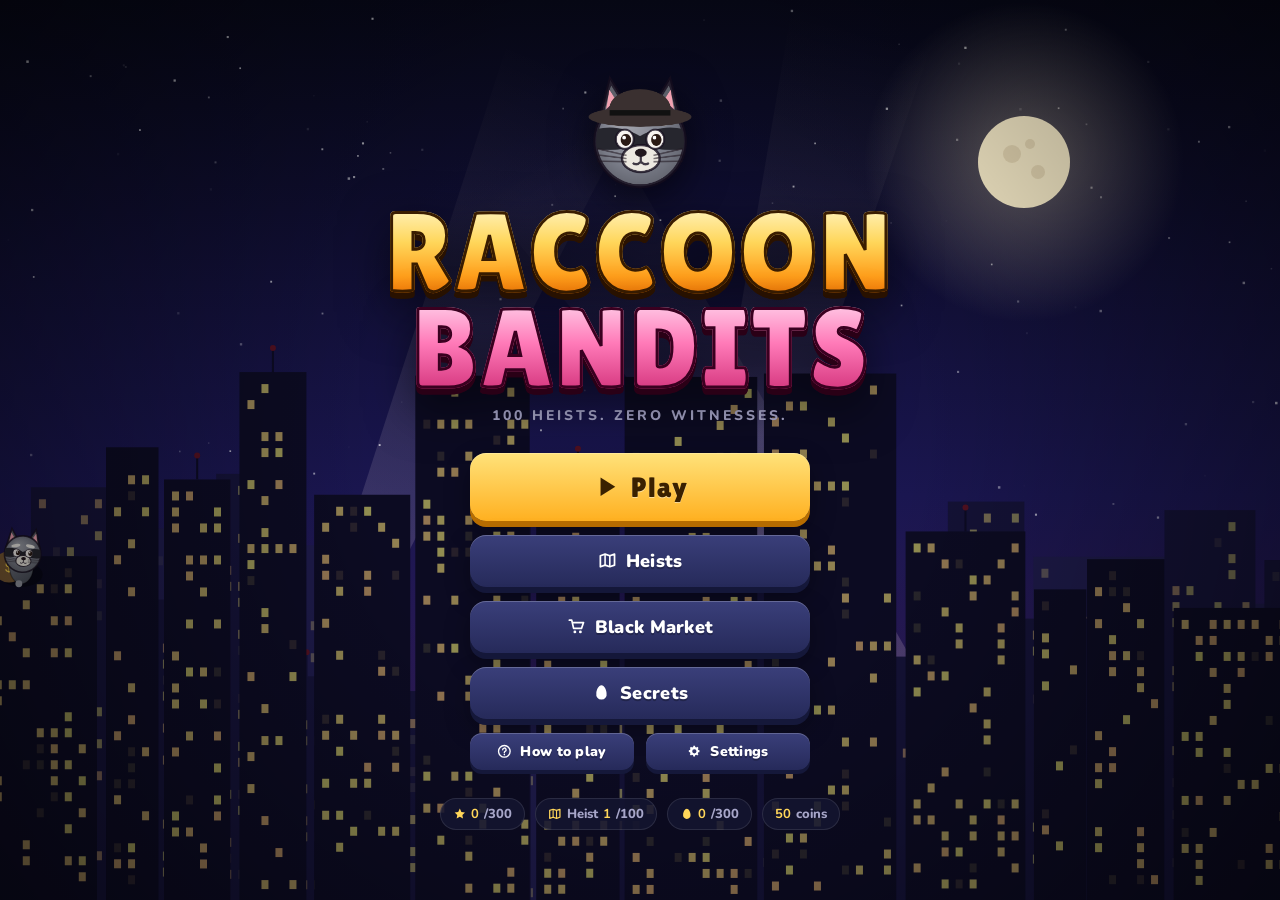
<file: index.html>
<!doctype html>
<html lang="en">
<head>
  <meta charset="utf-8" />
  <meta name="viewport" content="width=device-width, initial-scale=1, maximum-scale=1, user-scalable=no, viewport-fit=cover" />
  <title>Raccoon Bandits</title>
  <meta name="description" content="Raccoon Bandits — a stealth heist game. Sneak past guards, dodge flashlights and lasers, and pull off 100 wildly different robberies." />
  <meta name="theme-color" content="#0b0d1e" />
  <link rel="icon" type="image/png" sizes="512x512" href="assets/icon-512.png" />
  <link rel="icon" type="image/png" sizes="32x32" href="assets/favicon-32.png" />
  <link rel="apple-touch-icon" href="assets/apple-touch-icon.png" />
  <link rel="manifest" href="manifest.webmanifest" />
  <meta property="og:title" content="Raccoon Bandits" />
  <meta property="og:description" content="Sneak, steal and escape across 100 unique heists — from banks to the North Pole to an Egyptian underworld." />
  <meta property="og:image" content="assets/thumbnail.png" />
  <meta property="og:type" content="website" />
  <meta name="twitter:card" content="summary_large_image" />
  <meta name="twitter:image" content="assets/thumbnail.png" />
  <meta name="apple-mobile-web-app-capable" content="yes" />
  <meta name="mobile-web-app-capable" content="yes" />
  <link rel="preconnect" href="https://fonts.googleapis.com" />
  <link rel="preconnect" href="https://fonts.gstatic.com" crossorigin />
  <link href="https://fonts.googleapis.com/css2?family=Lilita+One&family=Nunito:wght@600;700;800;900&display=swap" rel="stylesheet" />
  <link rel="stylesheet" href="css/style.css" />
</head>
<body>
  <div id="app">
    <canvas id="game"></canvas>
    <canvas id="menu-bg"></canvas>

    <!-- HUD -->
    <div id="hud" class="hidden">
      <div class="hud-top-left">
        <div class="hud-level"><span id="hud-lvnum">1</span><div><b id="hud-lvname">Level</b><small id="hud-obj">Steal the loot</small></div></div>
        <div class="hud-loot" id="hud-loot"></div>
      </div>
      <div class="hud-top-right">
        <div class="hud-coins"><span class="coin-ico"></span><b id="hud-coins">0</b></div>
        <button class="icon-btn" id="btn-pause" aria-label="Pause">❚❚</button>
      </div>
      <canvas id="minimap" width="200" height="150" title="Map (M)"></canvas>
      <div class="hud-status" id="hud-status"><span id="hud-stealth">Lurking in the shadows</span></div>
      <div class="alarm-banner hidden" id="alarm-banner">ALARM</div>
      <div class="gadget-bar" id="gadget-bar"></div>
    </div>

    <!-- Touch controls -->
    <div id="touch" class="hidden">
      <div id="joy-zone"><div id="joy-base"><div id="joy-knob"></div></div></div>
      <div class="touch-btns">
        <button id="t-sneak" class="t-btn"><canvas class="tb-cv" data-i="paws" width="80" height="80"></canvas><small>Sneak</small></button>
        <button id="t-act" class="t-btn big"><canvas class="tb-cv" data-i="hands" width="80" height="80"></canvas><small>Action</small></button>
      </div>
    </div>

    <div id="toasts"></div>
    <div id="intro-card" class="hidden"></div>
    <div id="bigmap" class="hidden"><canvas id="bigmap-cv" width="900" height="680"></canvas><p>Press M or tap to close</p></div>

    <!-- Title -->
    <section id="screen-title" class="screen">
      <div class="title-wrap">
        <div class="logo">
          <div class="logo-mask"><canvas id="logo-cv" width="240" height="240"></canvas></div>
          <h1><span class="l1">RACCOON</span><span class="l2">BANDITS</span></h1>
          <p class="tag">100 heists. Zero witnesses.</p>
        </div>
        <div class="menu-btns">
          <button class="btn gold xl" id="btn-play">Play</button>
          <button class="btn" id="btn-levels">Heists</button>
          <button class="btn" id="btn-shop">Black Market</button>
          <button class="btn" id="btn-album">Secrets</button>
          <div class="row">
            <button class="btn small" id="btn-how">How to play</button>
            <button class="btn small" id="btn-settings">Settings</button>
          </div>
        </div>
        <div class="title-stats" id="title-stats"></div>
      </div>
    </section>

    <!-- Levels -->
    <section id="screen-levels" class="screen hidden">
      <header class="scr-head">
        <button class="btn small back" data-back>Back</button>
        <h2>Choose your heist</h2>
        <div class="coins-pill"><span class="coin-ico"></span><b class="coin-count">0</b></div>
      </header>
      <div class="chapters" id="chapters"></div>
      <div class="level-grid" id="level-grid"></div>
    </section>

    <!-- Shop -->
    <section id="screen-shop" class="screen hidden">
      <header class="scr-head">
        <button class="btn small back" data-back>Back</button>
        <h2>The Black Market</h2>
        <div class="coins-pill"><span class="coin-ico"></span><b class="coin-count">0</b></div>
      </header>
      <div class="shopkeeper"><span class="sk-face"><canvas id="sk-cv" width="120" height="120"></canvas></span><p id="sk-line">Psst. Got coins? I got gear.</p></div>
      <div class="tabs" id="shop-tabs"></div>
      <div class="shop-grid" id="shop-grid"></div>
    </section>

    <!-- Album -->
    <section id="screen-album" class="screen hidden">
      <header class="scr-head">
        <button class="btn small back" data-back>Back</button>
        <h2>Secret Collection</h2>
        <div class="coins-pill" id="egg-count"></div>
      </header>
      <p class="album-hint">Every heist hides 3 secret easter eggs in quiet corners. Look for a faint sparkle near walls and dead ends.</p>
      <div class="album-grid" id="album-grid"></div>
    </section>

    <div id="modal-wrap" class="hidden"><div id="modal" class="modal"></div></div>
    <div id="rotate-hint">Rotate for the best view</div>
  </div>
  <script type="module" src="js/main.js"></script>
</body>
</html>
</file>
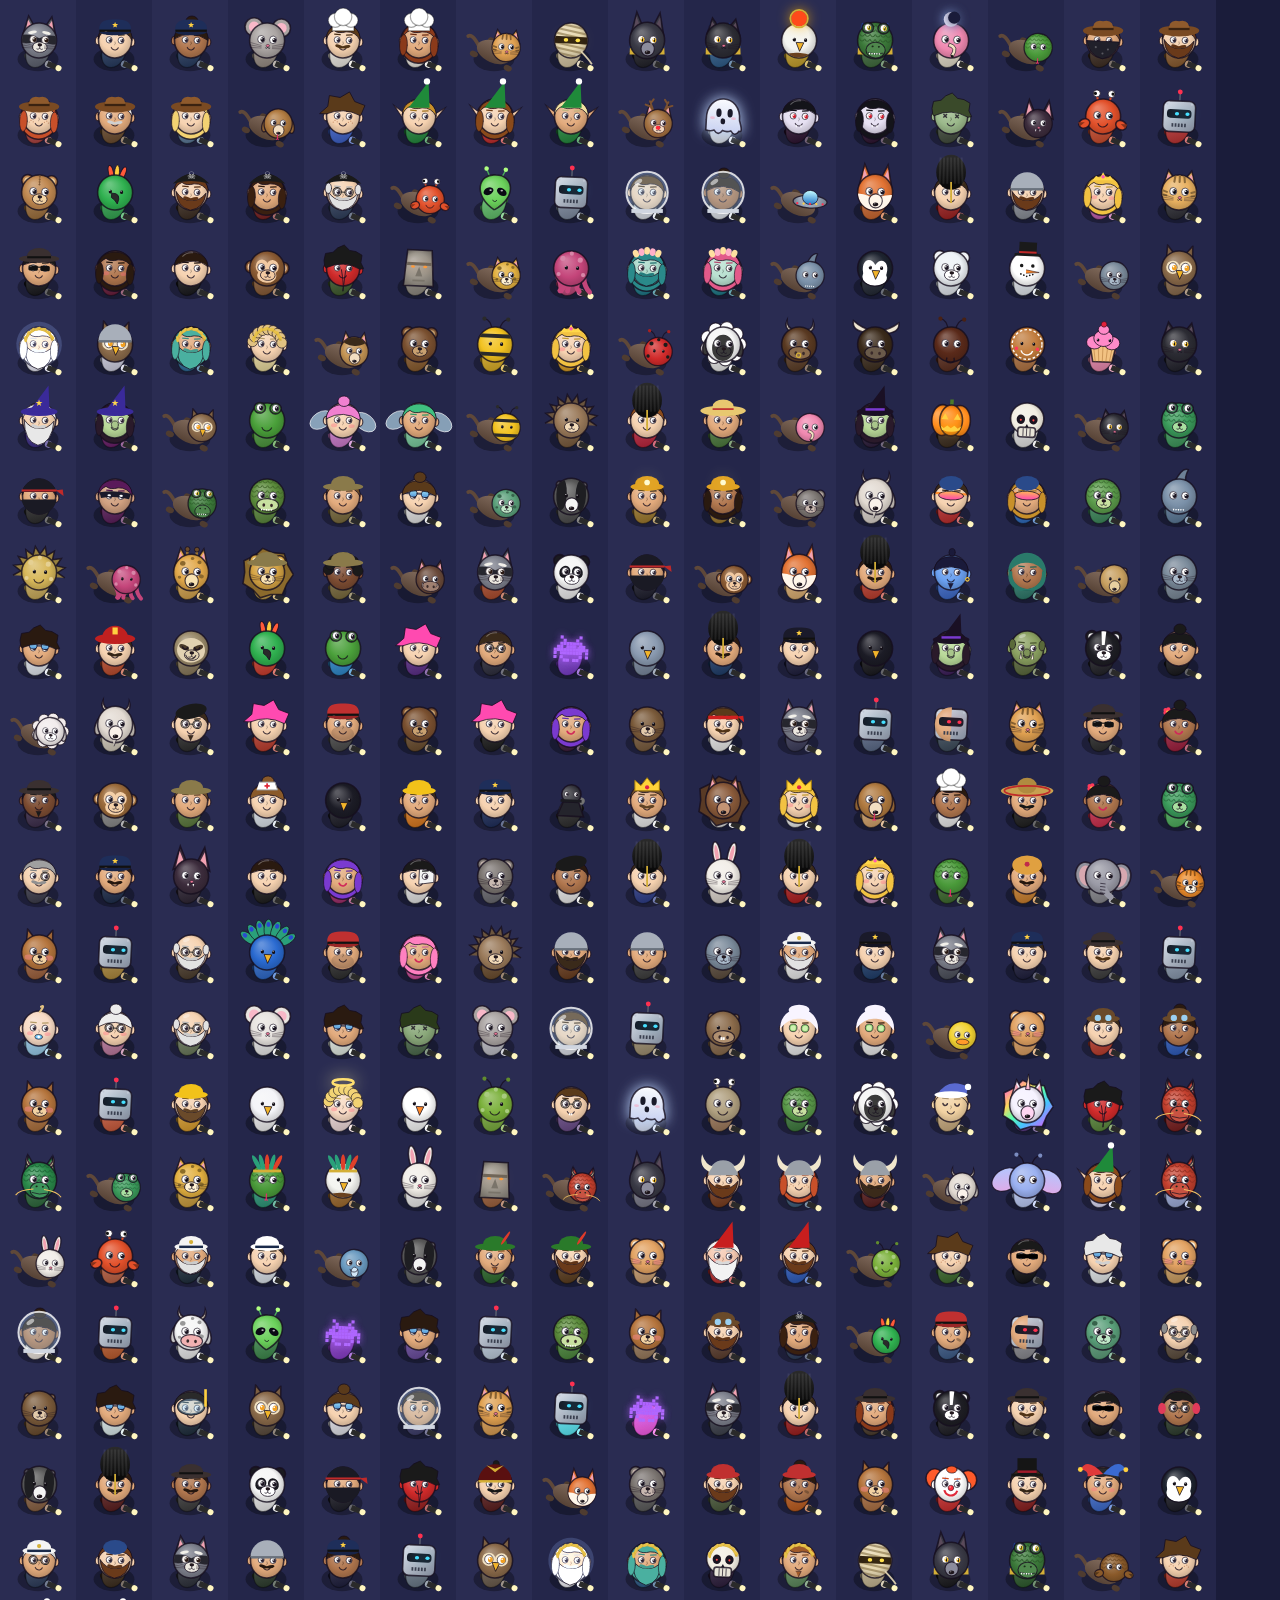
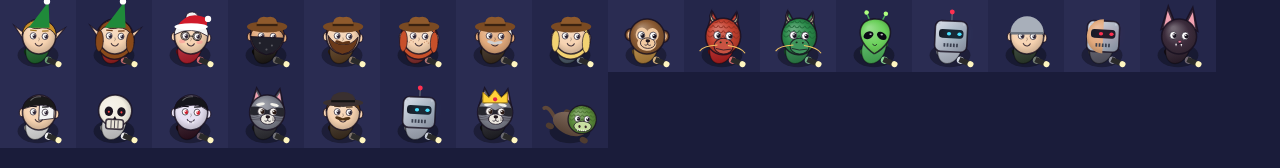
<file: gallery.html>
<!doctype html><html><head><meta charset="utf-8"><style>body{background:#1a1c3a;margin:0;color:#fff;font:12px sans-serif}canvas{display:block}</style></head><body><canvas id="c"></canvas>
<script type="module">
import { LEVELS } from './js/themes.js';
import { drawCharacter } from './js/sprites.js';
import { drawProp, drawLoot, drawVehicle, drawIcon } from './js/art-things.js';
import { ITEMS } from './js/store.js';
const mode = new URLSearchParams(location.search).get('m') || 'heads';
const c = document.getElementById('c'); const x = c.getContext('2d');
const S = new Set(); const list = [];
const add = (e, extra) => { if (!S.has(e + (extra||''))) { S.add(e + (extra||'')); list.push([e, extra]); } };
if (mode === 'heads') LEVELS.forEach(t => { add(t.h[0], t.h[2] + '|' + (t.h[3]||'')); t.g.forEach(g => add(g[0], g[2] + '|' + (g[3]||''))); if (t.k) add(t.k[0], '#6a5040|hound'); });
if (mode === 'props') LEVELS.forEach(t => { t.p.forEach(p => add(p)); add(t.hs[0]); });
if (mode === 'loot') LEVELS.forEach(t => t.l[0].forEach(p => add(p)));
if (mode === 'veh') LEVELS.forEach(t => add(t.x[0]));
if (mode === 'icons') Object.keys(ITEMS).forEach(k => add(k));
const cell = mode === 'heads' ? 76 : 70, cols = Math.floor(innerWidth / cell);
c.width = innerWidth; c.height = Math.ceil(list.length / cols) * cell + 20;
let t = 0;
function draw() {
  t += 0.016; x.clearRect(0, 0, c.width, c.height);
  list.forEach(([e, extra], i) => {
    const cx = (i % cols) * cell + cell / 2, cy = Math.floor(i / cols) * cell + cell / 2 + 6;
    x.fillStyle = i % 2 ? '#24264a' : '#2a2c52'; x.fillRect(cx - cell / 2, cy - cell / 2 - 6, cell, cell);
    if (mode === 'heads') { const [col, hat] = extra.split('|'); drawCharacter(x, { x: cx, y: cy + 8, ang: 0.4, walk: t * 6, body: col, head: e, hat: hat === 'hound' ? '' : hat, hound: hat === 'hound', guard: hat !== 'hound', size: 1.25, t }); }
    else if (mode === 'props') drawProp(x, e, cx, cy, 56, t, i);
    else if (mode === 'loot') drawLoot(x, e, cx, cy, 56, t);
    else if (mode === 'veh') drawVehicle(x, e, cx, cy, 60, t);
    else drawIcon(x, e, cx, cy, 50, t);
  });
  requestAnimationFrame(draw);
}
draw();
</script></body></html>
</file>
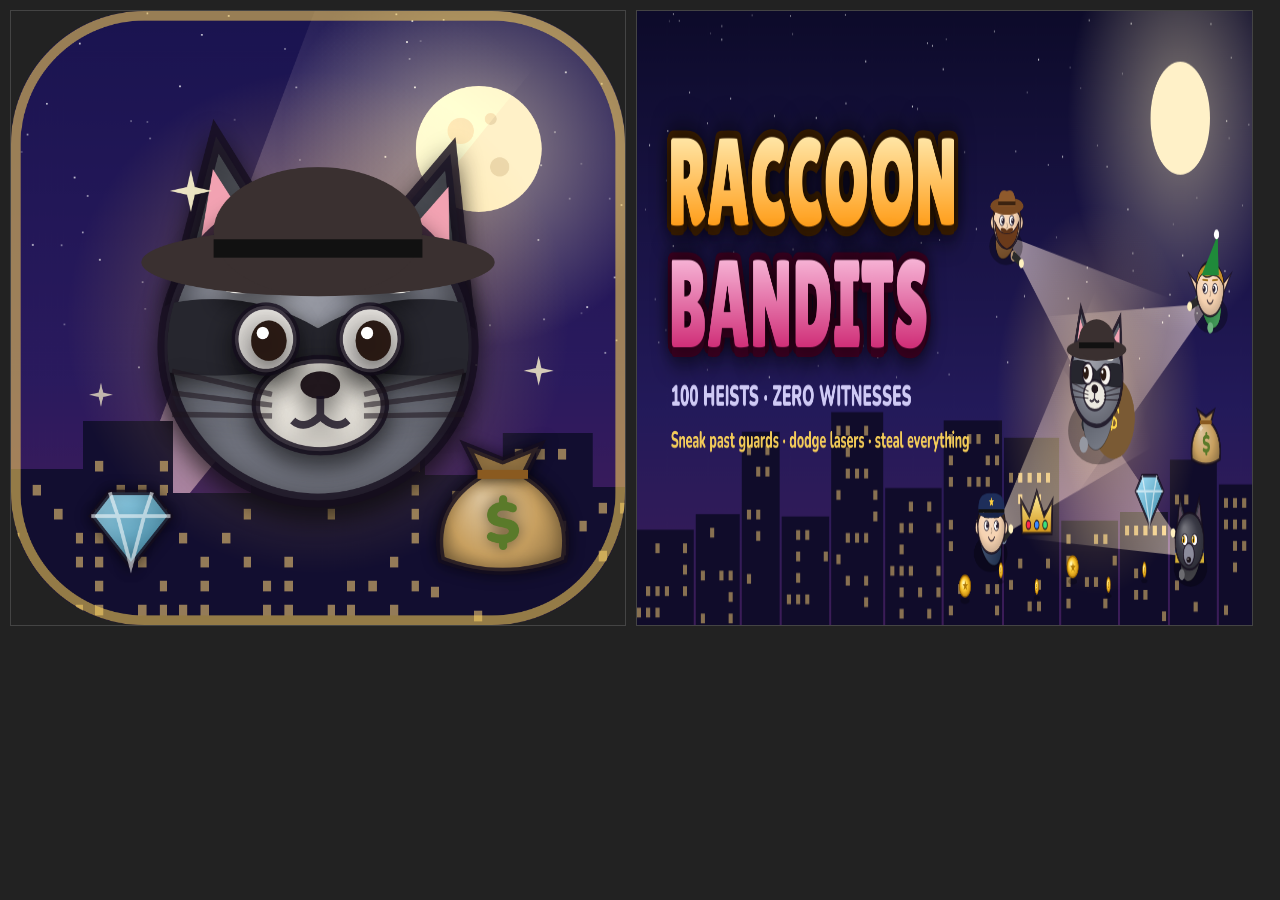
<file: tools/make-art.html>
<!doctype html>
<html><head><meta charset="utf-8">
<link href="https://fonts.googleapis.com/css2?family=Lilita+One&family=Nunito:wght@800;900&display=swap" rel="stylesheet">
<style>body{background:#222;margin:0;display:flex;flex-wrap:wrap;gap:10px;padding:10px}canvas{max-width:48vw;height:auto;border:1px solid #444}</style></head>
<body><canvas id="icon" width="1024" height="1024"></canvas><canvas id="thumb" width="1200" height="630"></canvas>
<script type="module">
import { drawHead } from '../js/art-chars.js';
import { drawCharacter, drawHat, drawCoin } from '../js/sprites.js';
import { drawLoot } from '../js/art-things.js';

await document.fonts.load('100px "Lilita One"');
await document.fonts.load('900 40px Nunito');

function rr(c, x, y, w, h, r) { c.beginPath(); c.roundRect(x, y, w, h, r); }
function sparkle(c, x, y, s, a = 1) { c.save(); c.globalAlpha = a; c.fillStyle = '#fff8d0'; c.translate(x, y); c.beginPath(); for (let k = 0; k < 8; k++) { const an = k * Math.PI / 4, r = k % 2 ? s * 0.13 : s * 0.5; c.lineTo(Math.cos(an) * r, Math.sin(an) * r); } c.fill(); c.restore(); }
function beam(c, x, y, ang, len, spread, col) {
  c.save(); c.globalCompositeOperation = 'lighter';
  const g = c.createRadialGradient(x, y, 0, x, y, len); g.addColorStop(0, col.replace('A', '0.55')); g.addColorStop(1, col.replace('A', '0'));
  c.fillStyle = g; c.beginPath(); c.moveTo(x, y); c.arc(x, y, len, ang - spread, ang + spread); c.closePath(); c.fill(); c.restore();
}

// ---------------- ICON
{
  const cv = document.getElementById('icon'), c = cv.getContext('2d'), S = 1024;
  const bg = c.createLinearGradient(0, 0, 0, S); bg.addColorStop(0, '#1a1450'); bg.addColorStop(0.6, '#2a1a5e'); bg.addColorStop(1, '#4a1d5a');
  rr(c, 0, 0, S, S, 220); c.fillStyle = bg; c.fill();
  c.save(); rr(c, 0, 0, S, S, 220); c.clip();
  // stars
  for (let i = 0; i < 70; i++) { c.fillStyle = `rgba(255,255,255,${0.2 + Math.random() * 0.6})`; const x = Math.random() * S, y = Math.random() * S * 0.6; c.fillRect(x, y, 3, 3); }
  // moon
  const mg = c.createRadialGradient(780, 230, 20, 780, 230, 330); mg.addColorStop(0, 'rgba(255,240,190,.5)'); mg.addColorStop(1, 'rgba(255,240,190,0)'); c.fillStyle = mg; c.fillRect(0, 0, S, S);
  c.fillStyle = '#fff1c8'; c.beginPath(); c.arc(780, 230, 105, 0, 7); c.fill();
  c.fillStyle = 'rgba(200,170,120,.35)'; [[750, 200, 22], [815, 260, 16], [800, 180, 10]].forEach(([x, y, r]) => { c.beginPath(); c.arc(x, y, r, 0, 7); c.fill(); });
  // searchlight beam
  beam(c, 120, 1024, -1.05, 1200, 0.16, 'rgba(255,236,170,A)');
  // skyline
  c.fillStyle = '#120e30';
  let x = -20; const hs = [260, 340, 220, 300, 380, 250, 320, 230];
  hs.forEach((h, i) => { const w = 150; c.fillRect(x, S - h, w, h); for (let wy = S - h + 26; wy < S - 20; wy += 40) for (let wx = x + 20; wx < x + w - 20; wx += 36) if (Math.random() < 0.4) { c.fillStyle = 'rgba(255,214,120,.55)'; c.fillRect(wx, wy, 14, 18); c.fillStyle = '#120e30'; } x += w - 10; });
  // glow behind raccoon
  const rg = c.createRadialGradient(512, 520, 50, 512, 520, 420); rg.addColorStop(0, 'rgba(255,200,90,.35)'); rg.addColorStop(1, 'rgba(255,200,90,0)'); c.fillStyle = rg; c.fillRect(0, 0, S, S);
  // raccoon head with fedora
  c.save(); c.shadowColor = 'rgba(0,0,0,.6)'; c.shadowBlur = 40; c.shadowOffsetY = 18;
  drawHead(c, '🦝', 512, 560, 610, { t: 1.3, lx: 0.25, ly: 0.15 });
  c.restore();
  drawHat(c, 'fedora', 512, 560, 610 * 0.84, 0);
  // loot
  c.save(); c.shadowColor = 'rgba(0,0,0,.5)'; c.shadowBlur = 24;
  drawLoot(c, '💰', 820, 840, 300, 1.6);
  drawLoot(c, '💎', 200, 860, 220, 1.6);
  c.restore();
  sparkle(c, 300, 300, 70, 0.9); sparkle(c, 880, 600, 50, 0.8); sparkle(c, 150, 640, 40, 0.7);
  c.restore();
  // rim
  rr(c, 8, 8, S - 16, S - 16, 214); c.lineWidth = 16; c.strokeStyle = 'rgba(255,214,90,.55)'; c.stroke();
}

// ---------------- THUMBNAIL (1200x630)
{
  const cv = document.getElementById('thumb'), c = cv.getContext('2d'), W = 1200, H = 630;
  const bg = c.createLinearGradient(0, 0, 0, H); bg.addColorStop(0, '#0d0b2a'); bg.addColorStop(0.65, '#231a5a'); bg.addColorStop(1, '#3d1d58'); c.fillStyle = bg; c.fillRect(0, 0, W, H);
  for (let i = 0; i < 120; i++) { c.fillStyle = `rgba(255,255,255,${0.2 + Math.random() * 0.6})`; c.fillRect(Math.random() * W, Math.random() * H * 0.6, 2, 2); }
  const mg = c.createRadialGradient(1060, 110, 10, 1060, 110, 220); mg.addColorStop(0, 'rgba(255,240,190,.45)'); mg.addColorStop(1, 'rgba(255,240,190,0)'); c.fillStyle = mg; c.fillRect(0, 0, W, H);
  c.fillStyle = '#fff1c8'; c.beginPath(); c.arc(1060, 110, 58, 0, 7); c.fill();
  // skyline
  let x = -10; c.fillStyle = '#100c2a';
  while (x < W) { const w = 70 + Math.random() * 70, h = 90 + Math.random() * 150; c.fillRect(x, H - h, w, h); for (let wy = H - h + 14; wy < H - 10; wy += 22) for (let wx = x + 10; wx < x + w - 10; wx += 18) if (Math.random() < 0.35) { c.fillStyle = 'rgba(255,214,120,.5)'; c.fillRect(wx, wy, 8, 10); c.fillStyle = '#100c2a'; } x += w + 4; }
  // guards with flashlight beams converging
  const guards = [['👮', '#22375e', '', 690, 545, -0.6], ['🧝', '#1f8a3a', '', 1120, 300, 2.8], ['🐺', '#1d1d24', 'nemes', 1080, 560, 3.5], ['🧔', '#8b5a2b', 'cowboy', 720, 230, 0.5]];
  for (const [e, col, hat, gx, gy, ang] of guards) beam(c, gx, gy, ang, 330, 0.3, 'rgba(255,236,170,A)');
  for (const [e, col, hat, gx, gy, ang] of guards) drawCharacter(c, { x: gx, y: gy, ang, walk: 0, body: col, head: e, hat, guard: true, size: 2.0, t: 0.7, light: '#fff1c0' });
  // hero raccoon, sneaking with sack
  const hg = c.createRadialGradient(900, 400, 20, 900, 400, 200); hg.addColorStop(0, 'rgba(255,210,100,.35)'); hg.addColorStop(1, 'rgba(255,210,100,0)'); c.fillStyle = hg; c.fillRect(0, 0, W, H);
  drawCharacter(c, { x: 900, y: 410, ang: 3.4, walk: 0.8, body: '#5d6270', head: '🦝', hat: 'fedora', size: 3.6, sack: 5, t: 1.3, crouch: true });
  drawLoot(c, '💎', 1000, 500, 90, 2.4); drawLoot(c, '👑', 780, 520, 90, 1); drawLoot(c, '💰', 1110, 440, 80, 0.5);
  for (let i = 0; i < 6; i++) drawCoin(c, 640 + i * 70, 590 - (i % 2) * 18, i * 0.7, i % 3 === 0);
  // title text
  c.save();
  c.textAlign = 'left'; c.textBaseline = 'alphabetic';
  const title = (txt, y, a, b, stroke) => {
    c.font = '400 128px "Lilita One"';
    c.lineJoin = 'round'; c.lineWidth = 16; c.strokeStyle = stroke; c.strokeText(txt, 60, y);
    c.fillStyle = stroke; c.fillText(txt, 60, y + 10);
    const g = c.createLinearGradient(0, y - 110, 0, y); g.addColorStop(0, a); g.addColorStop(1, b); c.fillStyle = g; c.fillText(txt, 60, y);
  };
  c.shadowColor = 'rgba(0,0,0,.5)'; c.shadowBlur = 30;
  title('RACCOON', 220, '#fff5c4', '#ff9f1c', '#3a1d00');
  title('BANDITS', 345, '#ffd0ea', '#d02f78', '#3a0020');
  c.shadowBlur = 0;
  c.font = '900 30px Nunito'; c.fillStyle = '#cfcaf5'; c.fillText('100 HEISTS · ZERO WITNESSES', 66, 405);
  c.font = '800 24px Nunito'; c.fillStyle = 'rgba(255,214,90,.95)';
  c.fillText('Sneak past guards · dodge lasers · steal everything', 66, 448);
  c.restore();
}

async function post(name, cv, w, h) {
  let src = cv;
  if (w) { const o = document.createElement('canvas'); o.width = w; o.height = h || w; const oc = o.getContext('2d'); oc.imageSmoothingQuality = 'high'; oc.drawImage(cv, 0, 0, o.width, o.height); src = o; }
  await fetch('http://127.0.0.1:5199/', { method: 'POST', body: JSON.stringify({ name, data: src.toDataURL('image/png') }) });
}
window.saveAll = async () => {
  const icon = document.getElementById('icon'), thumb = document.getElementById('thumb');
  await post('icon-1024.png', icon); await post('icon-512.png', icon, 512); await post('icon-192.png', icon, 192); await post('apple-touch-icon.png', icon, 180); await post('favicon-32.png', icon, 32);
  await post('thumbnail.png', thumb);
  return 'saved';
};
</script></body></html>
</file>
<file: css/style.css>
:root {
  --bg: #0b0d1e;
  --bg2: #14173a;
  --panel: rgba(20, 22, 48, 0.86);
  --line: rgba(255, 255, 255, 0.1);
  --text: #f4f1ff;
  --muted: #a7a6c9;
  --gold: #ffd65a;
  --gold2: #ff9f1c;
  --pink: #ff5fa2;
  --cyan: #46e0ff;
  --red: #ff3d5a;
  --green: #5aff8a;
  --display: 'Lilita One', system-ui, sans-serif;
  --body: 'Nunito', system-ui, sans-serif;
}
* { box-sizing: border-box; -webkit-tap-highlight-color: transparent; }
html, body { margin: 0; height: 100%; overflow: hidden; background: var(--bg); color: var(--text); font-family: var(--body); user-select: none; -webkit-user-select: none; touch-action: none; }
button { font-family: inherit; color: inherit; cursor: pointer; }
#app { position: fixed; inset: 0; overflow: hidden; }
canvas#game, canvas#menu-bg { position: absolute; inset: 0; display: block; }
canvas#menu-bg { z-index: 1; }
.hidden { display: none !important; }

/* ---------- buttons ---------- */
.btn {
  --c1: #3a3f7a; --c2: #262a5a; --sh: #15183a;
  position: relative; border: 0; border-radius: 16px; padding: 14px 22px; font: 900 18px var(--body); letter-spacing: .3px;
  background: linear-gradient(180deg, var(--c1), var(--c2)); color: #fff;
  box-shadow: 0 6px 0 var(--sh), 0 10px 24px rgba(0,0,0,.35), inset 0 1px 0 rgba(255,255,255,.22);
  transition: transform .12s ease, box-shadow .12s ease, filter .15s; text-shadow: 0 2px 0 rgba(0,0,0,.25);
}
.btn:hover { transform: translateY(-2px); filter: brightness(1.12); box-shadow: 0 8px 0 var(--sh), 0 14px 28px rgba(0,0,0,.4), inset 0 1px 0 rgba(255,255,255,.25); }
.btn:active { transform: translateY(4px); box-shadow: 0 2px 0 var(--sh), 0 4px 10px rgba(0,0,0,.3), inset 0 1px 0 rgba(255,255,255,.2); }
.btn.gold { --c1: #ffe27a; --c2: #ffb020; --sh: #b86d00; color: #3a2100; text-shadow: 0 1px 0 rgba(255,255,255,.5); }
.btn.pink { --c1: #ff7ab8; --c2: #e83f86; --sh: #8f1d50; }
.btn.green { --c1: #6dffa0; --c2: #1fc965; --sh: #0b7a3a; color: #04310f; text-shadow: none; }
.btn.red { --c1: #ff6a7d; --c2: #e0284a; --sh: #80102a; }
.btn.small { padding: 9px 14px; font-size: 14px; border-radius: 12px; box-shadow: 0 4px 0 var(--sh), inset 0 1px 0 rgba(255,255,255,.2); }
.btn.xl { font-size: 28px; padding: 18px 40px; font-family: var(--display); letter-spacing: 1px; font-weight: 400; }
.btn[disabled] { filter: grayscale(.8) brightness(.7); cursor: not-allowed; }
.icon-btn { width: 44px; height: 44px; border-radius: 14px; border: 1px solid var(--line); background: var(--panel); backdrop-filter: blur(8px); font-weight: 900; font-size: 14px; box-shadow: 0 4px 14px rgba(0,0,0,.35); }
.icon-btn:hover { background: rgba(50,54,100,.9); }
.coin-ico { display: inline-block; width: 22px; height: 22px; border-radius: 50%; background: radial-gradient(circle at 35% 35%, #fff6b0, #ffcc33 45%, #c78a10); box-shadow: inset 0 0 0 2px #a06a00, 0 2px 6px rgba(255,200,60,.5); position: relative; flex: none; }
.coin-ico::after { content: '$'; position: absolute; inset: 0; display: grid; place-items: center; color: #9a6800; font: 900 13px var(--body); }

/* ---------- screens ---------- */
.screen { position: absolute; inset: 0; z-index: 5; display: flex; flex-direction: column; overflow-y: auto; overflow-x: hidden; touch-action: pan-y; padding: env(safe-area-inset-top) env(safe-area-inset-right) env(safe-area-inset-bottom) env(safe-area-inset-left); }
.screen.anim-in { animation: screenIn .45s cubic-bezier(.2,.9,.3,1.2); }
@keyframes screenIn { from { opacity: 0; transform: translateY(24px) scale(.98); } to { opacity: 1; transform: none; } }

#screen-title { align-items: center; justify-content: center; background: transparent; }
.title-wrap { display: flex; flex-direction: column; align-items: center; gap: 28px; padding: 24px 16px; }
.logo { text-align: center; position: relative; }
.logo-mask { line-height: 0; animation: bob 3s ease-in-out infinite; }
@keyframes bob { 0%,100% { transform: translateY(0) rotate(-4deg); } 50% { transform: translateY(-10px) rotate(4deg); } }
.logo h1 { margin: 4px 0 0; font-family: var(--display); font-weight: 400; line-height: .86; display: flex; flex-direction: column; letter-spacing: 2px; }
.logo .l1, .logo .l2 { font-size: clamp(52px, 11vw, 112px); background: linear-gradient(180deg, #fff5c4 0%, #ffd65a 40%, #ff9f1c 75%, #e86a00 100%); -webkit-background-clip: text; background-clip: text; color: transparent; -webkit-text-stroke: 3px #3a1d00; paint-order: stroke fill; filter: drop-shadow(0 6px 0 #2a1200) drop-shadow(0 14px 24px rgba(0,0,0,.55)); }
.logo .l2 { background: linear-gradient(180deg, #ffd0ea 0%, #ff7ab8 45%, #d02f78 100%); -webkit-background-clip: text; background-clip: text; -webkit-text-stroke: 3px #3a0020; filter: drop-shadow(0 6px 0 #2a0016) drop-shadow(0 14px 24px rgba(0,0,0,.55)); }
.logo h1 span { display: inline-block; animation: titlePop .9s cubic-bezier(.2,1.4,.4,1) both; }
.logo h1 .l2 { animation-delay: .12s; }
@keyframes titlePop { from { transform: scale(.3) rotate(-8deg); opacity: 0; } to { transform: none; opacity: 1; } }
.tag { margin: 10px 0 0; color: var(--muted); font-weight: 800; letter-spacing: 3px; text-transform: uppercase; font-size: 14px; }
.menu-btns { display: flex; flex-direction: column; gap: 14px; width: min(340px, 86vw); }
.menu-btns .row { display: flex; gap: 12px; } .menu-btns .row .btn { flex: 1; }
.title-stats { display: flex; gap: 10px; flex-wrap: wrap; justify-content: center; }
.title-stats span { background: var(--panel); border: 1px solid var(--line); padding: 6px 12px; border-radius: 99px; font-weight: 800; font-size: 13px; color: var(--muted); }
.title-stats b { color: var(--gold); }

.scr-head { position: sticky; top: 0; z-index: 3; display: flex; align-items: center; gap: 12px; padding: 14px 18px; background: linear-gradient(180deg, rgba(11,13,30,.96), rgba(11,13,30,.75)); backdrop-filter: blur(10px); border-bottom: 1px solid var(--line); }
.scr-head h2 { flex: 1; margin: 0; font: 400 clamp(20px, 4vw, 30px) var(--display); letter-spacing: 1px; }
.coins-pill { display: flex; align-items: center; gap: 8px; padding: 8px 14px; border-radius: 99px; background: rgba(0,0,0,.35); border: 1px solid rgba(255,214,90,.35); font-weight: 900; font-size: 18px; color: var(--gold); }
.coins-pill.bump { animation: bump .4s; }
@keyframes bump { 50% { transform: scale(1.18); } }
#screen-levels, #screen-shop, #screen-album { background: radial-gradient(1200px 600px at 50% -10%, #2a2470 0%, var(--bg) 60%); }

/* chapters */
.chapters { display: flex; gap: 10px; padding: 14px 18px 6px; overflow-x: auto; scrollbar-width: none; touch-action: pan-x; }
.chapters::-webkit-scrollbar { display: none; }
.chap { flex: none; display: flex; align-items: center; gap: 8px; padding: 10px 14px; border-radius: 14px; border: 2px solid transparent; background: rgba(255,255,255,.05); font-weight: 900; font-size: 14px; color: var(--muted); transition: .2s; }
.chap .ci { font-size: 22px; }
.chap small { display: block; font-size: 11px; opacity: .8; }
.chap.active { background: color-mix(in srgb, var(--cc) 22%, transparent); border-color: var(--cc); color: #fff; transform: translateY(-2px); box-shadow: 0 6px 18px color-mix(in srgb, var(--cc) 35%, transparent); }
.chap.locked { opacity: .45; }
.level-grid { display: grid; grid-template-columns: repeat(auto-fill, minmax(178px, 1fr)); gap: 16px; padding: 14px 18px 40px; }
.lvl-card { position: relative; border-radius: 20px; overflow: hidden; border: 1px solid var(--line); background: var(--panel); text-align: left; padding: 0; transition: transform .18s cubic-bezier(.2,.9,.3,1.4), box-shadow .2s; animation: cardIn .5s both; box-shadow: 0 8px 20px rgba(0,0,0,.35); }
@keyframes cardIn { from { opacity: 0; transform: translateY(20px) scale(.95); } }
.lvl-card:hover:not(.locked) { transform: translateY(-6px) rotate(-.6deg); box-shadow: 0 16px 34px rgba(0,0,0,.5), 0 0 0 2px var(--gold); }
.lvl-art { height: 112px; position: relative; display: grid; place-items: center; overflow: hidden; }
.lvl-art::after { content: ''; position: absolute; inset: 0; background: radial-gradient(circle at 50% 120%, rgba(0,0,0,.0), rgba(0,0,0,.45)); }
.lvl-art .hero { font-size: 54px; z-index: 1; filter: drop-shadow(0 6px 8px rgba(0,0,0,.5)); transition: transform .25s; }
.lvl-card:hover .hero { transform: scale(1.12) rotate(-6deg); }
.lvl-art .loot { position: absolute; right: 12px; bottom: 8px; font-size: 26px; z-index: 1; filter: drop-shadow(0 3px 4px rgba(0,0,0,.6)); }
.lvl-art .guard { position: absolute; left: 10px; bottom: 8px; font-size: 24px; z-index: 1; opacity: .9; filter: drop-shadow(0 3px 4px rgba(0,0,0,.6)); }
.lvl-art .beam { position: absolute; left: 8px; bottom: 28px; width: 120px; height: 80px; background: conic-gradient(from 20deg at 0% 100%, rgba(255,240,180,.35), transparent 22deg); transform-origin: 0 100%; animation: sweep 4s ease-in-out infinite alternate; z-index: 0; }
@keyframes sweep { from { transform: rotate(-35deg); } to { transform: rotate(5deg); } }
.lvl-num { position: absolute; top: 8px; left: 8px; z-index: 2; background: rgba(0,0,0,.55); padding: 3px 9px; border-radius: 99px; font: 400 15px var(--display); letter-spacing: .5px; }
.lvl-info { padding: 10px 12px 12px; }
.lvl-info b { display: block; font-size: 14.5px; line-height: 1.2; min-height: 2.4em; }
.stars { color: #4a4a6a; font-size: 18px; letter-spacing: 2px; margin-top: 4px; }
.stars .on { color: var(--gold); text-shadow: 0 0 10px rgba(255,214,90,.6); }
.lvl-card.locked .lvl-art { filter: grayscale(1) brightness(.35); }
.lvl-card.locked::after { content: ''; position: absolute; top: 30px; left: 50%; transform: translateX(-50%); width: 44px; height: 50px; z-index: 3; background: url("data:image/svg+xml,%3Csvg xmlns='http://www.w3.org/2000/svg' viewBox='0 0 44 50'%3E%3Cpath d='M12 22v-7a10 10 0 0 1 20 0v7' fill='none' stroke='%23c8cfdc' stroke-width='6'/%3E%3Crect x='4' y='21' width='36' height='27' rx='6' fill='%23ffc533' stroke='%23573a00' stroke-width='2'/%3E%3Ccircle cx='22' cy='33' r='4' fill='%23573a00'/%3E%3Crect x='20' y='33' width='4' height='8' fill='%23573a00'/%3E%3C/svg%3E") center/contain no-repeat; filter: drop-shadow(0 4px 6px rgba(0,0,0,.5)); }
.lvl-card.next { box-shadow: 0 0 0 2px var(--gold), 0 0 30px rgba(255,214,90,.35); }
.lvl-card.next .lvl-num { background: var(--gold); color: #3a2100; }
.egg-dots { position: absolute; top: 10px; right: 10px; z-index: 2; display: flex; gap: 3px; }
.egg-dots i { width: 8px; height: 8px; border-radius: 50%; background: rgba(255,255,255,.2); }
.egg-dots i.on { background: #ff9ae0; box-shadow: 0 0 6px #ff9ae0; }

/* shop */
.shopkeeper { display: flex; align-items: center; gap: 12px; margin: 14px 18px 0; padding: 12px 16px; background: linear-gradient(90deg, rgba(255,95,162,.18), rgba(70,224,255,.08)); border: 1px solid var(--line); border-radius: 18px; }
.sk-face { font-size: 44px; animation: bob 2.5s ease-in-out infinite; }
.shopkeeper p { margin: 0; font-weight: 800; font-style: italic; color: #ffd7ea; }
.tabs { display: flex; gap: 8px; padding: 14px 18px 4px; flex-wrap: wrap; }
.tab { padding: 10px 16px; border-radius: 12px; border: 0; background: rgba(255,255,255,.06); font-weight: 900; color: var(--muted); transition: .15s; }
.tab.active { background: var(--gold); color: #3a2100; box-shadow: 0 4px 0 #b86d00; transform: translateY(-2px); }
.shop-grid { display: grid; grid-template-columns: repeat(auto-fill, minmax(250px, 1fr)); gap: 14px; padding: 14px 18px 40px; }
.item { display: flex; gap: 14px; align-items: flex-start; padding: 16px; border-radius: 20px; background: var(--panel); border: 1px solid var(--line); animation: cardIn .45s both; transition: transform .15s; position: relative; overflow: hidden; }
.item:hover { transform: translateY(-3px); }
.item .ie { font-size: 42px; width: 64px; height: 64px; flex: none; display: grid; place-items: center; border-radius: 16px; background: radial-gradient(circle at 40% 35%, rgba(255,255,255,.18), rgba(255,255,255,.03)); box-shadow: inset 0 0 0 1px var(--line); }
.item .ib { flex: 1; min-width: 0; }
.item h4 { margin: 0 0 4px; font-size: 16px; }
.item p { margin: 0 0 10px; color: var(--muted); font-size: 13px; line-height: 1.35; font-weight: 700; }
.item .meta { display: flex; align-items: center; gap: 8px; flex-wrap: wrap; }
.item .own { font-size: 12px; font-weight: 900; padding: 3px 8px; border-radius: 99px; background: rgba(90,255,138,.15); color: var(--green); }
.pips { display: flex; gap: 3px; } .pips i { width: 14px; height: 6px; border-radius: 3px; background: rgba(255,255,255,.15); } .pips i.on { background: var(--cyan); box-shadow: 0 0 6px var(--cyan); }
.item.owned-tool::before { content: 'OWNED'; position: absolute; top: 12px; right: -30px; transform: rotate(35deg); background: var(--green); color: #04310f; font: 900 10px var(--body); padding: 3px 34px; }
.price { display: inline-flex; align-items: center; gap: 5px; }
.price .coin-ico { width: 16px; height: 16px; } .price .coin-ico::after { font-size: 10px; }

/* album */
.album-hint { margin: 12px 18px 0; color: var(--muted); font-weight: 700; }
.album-grid { display: grid; grid-template-columns: repeat(auto-fill, minmax(220px, 1fr)); gap: 12px; padding: 14px 18px 40px; }
.alb { padding: 12px; border-radius: 16px; background: var(--panel); border: 1px solid var(--line); }
.alb h5 { margin: 0 0 8px; font-size: 13px; color: var(--muted); }
.alb .eggs { display: flex; gap: 8px; }
.alb .egg { width: 52px; height: 52px; border-radius: 14px; display: grid; place-items: center; font-size: 28px; background: rgba(255,255,255,.05); position: relative; border: 0; }
.alb .egg.on { background: radial-gradient(circle, rgba(255,154,224,.3), rgba(255,154,224,.05)); box-shadow: inset 0 0 0 1px rgba(255,154,224,.5); }
.alb .egg:not(.on) { color: #555; font: 900 20px var(--body); }

/* ---------- modal ---------- */
#modal-wrap { position: absolute; inset: 0; z-index: 40; display: grid; place-items: center; background: rgba(4,5,14,.65); backdrop-filter: blur(6px); padding: 16px; animation: fadeIn .25s; }
@keyframes fadeIn { from { opacity: 0; } }
.modal { width: min(560px, 100%); max-height: calc(100vh - 32px); overflow-y: auto; touch-action: pan-y; background: linear-gradient(180deg, #1d2050, #13153a); border: 1px solid rgba(255,255,255,.14); border-radius: 26px; box-shadow: 0 30px 80px rgba(0,0,0,.6), inset 0 1px 0 rgba(255,255,255,.12); padding: 24px; animation: modalIn .4s cubic-bezier(.2,1.3,.4,1); position: relative; }
@keyframes modalIn { from { transform: scale(.85) translateY(20px); opacity: 0; } }
.modal h2 { margin: 0 0 8px; font: 400 32px var(--display); letter-spacing: 1px; }
.modal p { color: var(--muted); font-weight: 700; line-height: 1.45; }
.modal .actions { display: flex; gap: 12px; flex-wrap: wrap; margin-top: 18px; }
.modal .actions .btn { flex: 1; min-width: 130px; }
.brief-head { margin: -24px -24px 16px; padding: 22px 24px 18px; border-radius: 26px 26px 0 0; position: relative; overflow: hidden; }
.brief-head .bh-num { font: 400 14px var(--display); letter-spacing: 2px; opacity: .85; }
.brief-head h2 { font-size: 34px; text-shadow: 0 3px 0 rgba(0,0,0,.35); }
.brief-head .bh-art { position: absolute; right: 16px; top: 10px; font-size: 64px; filter: drop-shadow(0 6px 10px rgba(0,0,0,.5)); animation: bob 3s infinite; }
.brief-head p { color: rgba(255,255,255,.88); margin: 6px 0 0; max-width: 82%; }
.lineup { display: grid; grid-template-columns: 1fr 1fr; gap: 10px; margin: 12px 0; }
.lu { background: rgba(0,0,0,.25); border-radius: 16px; padding: 12px; border: 1px solid var(--line); }
.lu small { display: block; color: var(--muted); font-weight: 900; font-size: 11px; letter-spacing: 1.5px; text-transform: uppercase; margin-bottom: 4px; }
.lu .big { font-size: 30px; letter-spacing: 2px; }
.lu b { font-size: 14px; }
.chips { display: flex; flex-wrap: wrap; gap: 6px; margin-top: 6px; }
.chip { padding: 5px 10px; border-radius: 99px; background: rgba(255,255,255,.07); font-size: 12px; font-weight: 900; border: 1px solid var(--line); }
.chip.warn { background: rgba(255,61,90,.15); border-color: rgba(255,61,90,.4); color: #ffb0bc; }
.diff-bar { height: 8px; border-radius: 4px; background: rgba(255,255,255,.1); overflow: hidden; margin-top: 6px; }
.diff-bar i { display: block; height: 100%; background: linear-gradient(90deg, var(--green), var(--gold), var(--red)); }

.result-title { text-align: center; font: 400 44px var(--display) !important; margin: 0 !important; background: linear-gradient(180deg, #fff5c4, #ffd65a 50%, #ff9f1c); -webkit-background-clip: text; background-clip: text; color: transparent; filter: drop-shadow(0 4px 0 #3a1d00); }
.result-title.bad { background: linear-gradient(180deg, #ffd0d6, #ff5a70 50%, #c01030); -webkit-background-clip: text; background-clip: text; filter: drop-shadow(0 4px 0 #3a0010); }
.big-stars { display: flex; justify-content: center; gap: 10px; margin: 14px 0; }
.big-stars span { font-size: 58px; color: #34365e; transform: scale(0); animation: starIn .5s cubic-bezier(.2,1.6,.4,1) forwards; text-shadow: 0 4px 0 rgba(0,0,0,.3); }
.big-stars span.on { color: var(--gold); text-shadow: 0 0 24px rgba(255,214,90,.8), 0 4px 0 #b86d00; }
.big-stars span:nth-child(2) { animation-delay: .25s; margin-top: -14px; } .big-stars span:nth-child(3) { animation-delay: .5s; }
@keyframes starIn { to { transform: scale(1) rotate(0); } from { transform: scale(0) rotate(-90deg); } }
.res-rows { display: grid; gap: 6px; margin: 8px 0; }
.res-row { display: flex; justify-content: space-between; padding: 9px 14px; border-radius: 12px; background: rgba(0,0,0,.25); font-weight: 800; animation: cardIn .4s both; }
.res-row b { color: var(--gold); }
.res-row.total { background: linear-gradient(90deg, rgba(255,214,90,.2), rgba(255,159,28,.1)); font-size: 20px; border: 1px solid rgba(255,214,90,.4); }
.star-reqs { display: grid; gap: 4px; margin-top: 8px; font-size: 13px; font-weight: 800; color: var(--muted); }
.star-reqs .ok { color: var(--green); }
.busted { text-align: center; position: relative; }
.busted .stamp { display: inline-block; font: 400 64px var(--display); color: var(--red); border: 6px solid var(--red); padding: 2px 24px; border-radius: 14px; transform: rotate(-8deg); animation: stamp .5s cubic-bezier(.2,1.5,.4,1); text-shadow: 0 0 20px rgba(255,61,90,.4); letter-spacing: 3px; }
@keyframes stamp { from { transform: rotate(-8deg) scale(3); opacity: 0; } }
.busted .by { font-size: 56px; margin: 12px 0 0; animation: bob 1s infinite; }
.toggle-row { display: flex; justify-content: space-between; align-items: center; padding: 12px 0; border-bottom: 1px solid var(--line); font-weight: 800; }
.switch { width: 54px; height: 30px; border-radius: 99px; background: rgba(255,255,255,.15); border: 0; position: relative; transition: .2s; }
.switch::after { content: ''; position: absolute; top: 3px; left: 3px; width: 24px; height: 24px; border-radius: 50%; background: #fff; transition: .2s; box-shadow: 0 2px 6px rgba(0,0,0,.3); }
.switch.on { background: var(--green); } .switch.on::after { left: 27px; }
.keys { display: grid; grid-template-columns: auto 1fr; gap: 8px 14px; align-items: center; font-weight: 700; color: var(--muted); margin: 10px 0; }
kbd { display: inline-block; min-width: 26px; text-align: center; padding: 3px 8px; border-radius: 8px; background: #2a2e60; box-shadow: 0 3px 0 #15183a; color: #fff; font: 900 13px var(--body); margin-right: 3px; }
.tips { display: grid; gap: 8px; margin: 10px 0 0; }
.tips div { padding: 10px 12px; border-radius: 12px; background: rgba(0,0,0,.25); font-weight: 700; font-size: 14px; }
.note-paper { background: #fff8dc; color: #3a2e1a; border-radius: 6px; padding: 26px 24px; font: 700 18px 'Comic Sans MS', 'Marker Felt', var(--body); transform: rotate(-1.5deg); box-shadow: 0 20px 40px rgba(0,0,0,.5); line-height: 1.4; position: relative; }
.note-paper::before { content: '📌'; position: absolute; top: -14px; left: 50%; font-size: 28px; transform: translateX(-50%); }

/* ---------- HUD ---------- */
#hud { position: absolute; inset: 0; z-index: 10; pointer-events: none; padding: env(safe-area-inset-top) env(safe-area-inset-right) env(safe-area-inset-bottom) env(safe-area-inset-left); }
#hud > * { pointer-events: auto; }
.hud-top-left { position: absolute; top: 12px; left: 12px; display: flex; flex-direction: column; gap: 8px; pointer-events: none; }
.hud-level { display: flex; align-items: center; gap: 10px; padding: 8px 14px 8px 8px; background: var(--panel); border: 1px solid var(--line); border-radius: 16px; backdrop-filter: blur(8px); box-shadow: 0 6px 20px rgba(0,0,0,.35); max-width: min(420px, 60vw); }
.hud-level > span { width: 38px; height: 38px; border-radius: 12px; display: grid; place-items: center; background: linear-gradient(180deg, var(--gold), var(--gold2)); color: #3a2100; font: 400 18px var(--display); flex: none; }
.hud-level b { display: block; font-size: 15px; white-space: nowrap; overflow: hidden; text-overflow: ellipsis; }
.hud-level small { display: block; color: var(--muted); font-weight: 800; font-size: 12px; }
.hud-loot { display: flex; gap: 6px; }
.hud-loot span { width: 40px; height: 40px; display: grid; place-items: center; font-size: 24px; border-radius: 12px; background: rgba(0,0,0,.45); border: 2px dashed rgba(255,255,255,.18); filter: grayscale(1) brightness(.6); transition: .3s; }
.hud-loot span.got { filter: none; border: 2px solid var(--gold); background: rgba(255,214,90,.18); animation: lootPop .6s cubic-bezier(.2,1.6,.4,1); box-shadow: 0 0 16px rgba(255,214,90,.5); }
@keyframes lootPop { 0% { transform: scale(.2); } 60% { transform: scale(1.35) rotate(10deg); } }
.hud-top-right { position: absolute; top: 12px; right: 12px; display: flex; gap: 8px; align-items: center; }
.hud-coins { display: flex; align-items: center; gap: 8px; padding: 8px 14px; background: var(--panel); border: 1px solid rgba(255,214,90,.3); border-radius: 14px; font: 900 18px var(--body); color: var(--gold); backdrop-filter: blur(8px); }
.hud-coins.bump { animation: bump .3s; }
#minimap { position: absolute; top: 66px; right: 12px; width: 180px; height: 135px; border-radius: 14px; border: 1px solid var(--line); box-shadow: 0 6px 20px rgba(0,0,0,.4); cursor: pointer; }
.hud-status { position: absolute; left: 50%; top: 14px; transform: translateX(-50%); pointer-events: none; }
.hud-status span { display: inline-block; padding: 7px 16px; border-radius: 99px; background: var(--panel); border: 1px solid var(--line); font-weight: 900; font-size: 13px; backdrop-filter: blur(8px); transition: .2s; white-space: nowrap; }
.hud-status span.seen { background: rgba(255,61,90,.85); border-color: #fff4; animation: pulse .5s infinite alternate; }
.hud-status span.sus { background: rgba(255,170,40,.8); color: #2a1600; }
.hud-status span.safe { background: rgba(70,224,255,.2); border-color: rgba(70,224,255,.4); }
@keyframes pulse { to { transform: scale(1.06); } }
.alarm-banner { position: absolute; top: 56px; left: 50%; transform: translateX(-50%); font: 400 22px var(--display); letter-spacing: 3px; color: #fff; background: var(--red); padding: 6px 22px; border-radius: 12px; animation: pulse .35s infinite alternate; box-shadow: 0 0 30px rgba(255,61,90,.7); pointer-events: none; }
.gadget-bar { position: absolute; bottom: 14px; left: 50%; transform: translateX(-50%); display: flex; gap: 8px; padding: 8px; border-radius: 20px; background: var(--panel); border: 1px solid var(--line); backdrop-filter: blur(8px); box-shadow: 0 10px 30px rgba(0,0,0,.4); max-width: calc(100vw - 24px); overflow-x: auto; scrollbar-width: none; }
.gadget-bar:empty { display: none; }
.gad { position: relative; width: 56px; height: 56px; flex: none; border-radius: 14px; border: 0; background: linear-gradient(180deg, #2e3370, #20245a); box-shadow: 0 4px 0 #12153a, inset 0 1px 0 rgba(255,255,255,.15); font-size: 28px; display: grid; place-items: center; transition: transform .1s; overflow: hidden; }
.gad:hover { transform: translateY(-3px); }
.gad:active, .gad.used { transform: translateY(3px); box-shadow: 0 1px 0 #12153a; }
.gad .k { position: absolute; top: 2px; left: 5px; font: 900 10px var(--body); color: var(--muted); }
.gad .q { position: absolute; bottom: 2px; right: 5px; font: 900 12px var(--body); color: #fff; text-shadow: 0 1px 2px #000; }
.gad .cd { position: absolute; inset: 0; background: rgba(0,0,0,.65); transform-origin: bottom; pointer-events: none; }
.gad.active { box-shadow: 0 0 0 2px var(--cyan), 0 0 16px var(--cyan); }
.gad .tip { display: none; }
#toasts { position: absolute; top: 70px; left: 50%; transform: translateX(-50%); z-index: 30; display: flex; flex-direction: column; align-items: center; gap: 8px; pointer-events: none; width: min(560px, 92vw); }
.toast { padding: 10px 18px; border-radius: 14px; background: rgba(16,18,40,.92); border: 1px solid var(--line); font-weight: 800; font-size: 14.5px; text-align: center; box-shadow: 0 10px 30px rgba(0,0,0,.4); animation: toastIn .35s cubic-bezier(.2,1.4,.4,1), toastOut .4s 3.2s forwards; }
.toast.red { background: rgba(200,20,50,.92); } .toast.gold { background: linear-gradient(90deg, #ffd65a, #ff9f1c); color: #3a2100; } .toast.blue { background: rgba(30,120,200,.9); }
.toast.egg { background: linear-gradient(90deg, #ff7ab8, #9b6bff); font-size: 15px; padding: 12px 20px; animation: toastIn .45s cubic-bezier(.2,1.4,.4,1), toastOut .4s 4.6s forwards; }
.toast.egg .ee { font-size: 34px; display: block; animation: bob 1s infinite; }
@keyframes toastIn { from { transform: translateY(-20px) scale(.8); opacity: 0; } }
@keyframes toastOut { to { opacity: 0; transform: translateY(-10px); } }
#intro-card { position: absolute; inset: 0; z-index: 20; display: grid; place-items: center; pointer-events: none; }
#intro-card .ic { text-align: center; animation: introIn .7s cubic-bezier(.2,1.3,.4,1) both, introOut .5s 2.7s forwards; padding: 22px 34px; background: linear-gradient(180deg, rgba(10,12,30,.82), rgba(10,12,30,.6)); border-radius: 24px; border: 1px solid var(--line); backdrop-filter: blur(4px); max-width: 92vw; }
#intro-card .ic small { font: 400 16px var(--display); letter-spacing: 4px; color: var(--gold); }
#intro-card .ic h2 { margin: 6px 0; font: 400 clamp(30px, 6vw, 56px) var(--display); letter-spacing: 1px; text-shadow: 0 4px 0 rgba(0,0,0,.5); }
#intro-card .ic .vs { font-size: 34px; margin: 10px 0; letter-spacing: 4px; }
#intro-card .ic p { margin: 4px 0; font-weight: 800; color: #dcdaf5; }
#intro-card .ic .skip { font-size: 12px; color: var(--muted); margin-top: 10px; }
@keyframes introIn { from { transform: scale(.6); opacity: 0; } }
@keyframes introOut { to { transform: scale(1.1); opacity: 0; } }
#bigmap { position: absolute; inset: 0; z-index: 25; background: rgba(4,5,14,.8); display: grid; place-items: center; backdrop-filter: blur(4px); }
#bigmap canvas { width: min(92vw, 900px); max-height: 80vh; object-fit: contain; border-radius: 20px; border: 1px solid var(--line); }
#bigmap p { position: absolute; bottom: 16px; color: var(--muted); font-weight: 800; margin: 0; }

/* ---------- touch ---------- */
#touch { position: absolute; inset: 0; z-index: 11; pointer-events: none; }
#joy-zone { position: absolute; left: 0; bottom: 0; width: 50%; height: 60%; pointer-events: auto; touch-action: none; }
#joy-base { position: absolute; width: 120px; height: 120px; border-radius: 50%; background: rgba(255,255,255,.08); border: 2px solid rgba(255,255,255,.2); left: 40px; bottom: 40px; transition: opacity .2s; }
#joy-knob { position: absolute; width: 54px; height: 54px; border-radius: 50%; left: 33px; top: 33px; background: radial-gradient(circle at 40% 35%, #fff, #b8bde8); box-shadow: 0 4px 12px rgba(0,0,0,.4); }
.touch-btns { position: absolute; right: 20px; bottom: 96px; display: flex; gap: 14px; align-items: flex-end; pointer-events: auto; }
.t-btn { width: 70px; height: 70px; border-radius: 50%; border: 2px solid rgba(255,255,255,.25); background: rgba(20,22,48,.7); font-size: 26px; display: flex; flex-direction: column; align-items: center; justify-content: center; backdrop-filter: blur(6px); touch-action: none; }
.t-btn small { font-size: 9px; font-weight: 900; color: var(--muted); }
.t-btn.big { width: 88px; height: 88px; font-size: 34px; border-color: rgba(255,214,90,.6); }
.t-btn.on { background: rgba(70,224,255,.35); border-color: var(--cyan); }
.t-btn:active { transform: scale(.92); }
body.touch .gadget-bar { bottom: 10px; left: auto; right: 12px; transform: none; max-width: 60vw; }
body.touch #minimap { width: 130px; height: 98px; }
body.touch .hud-level small { display: none; }
#rotate-hint { display: none; }
@media (max-width: 640px) {
  .hud-level { max-width: 52vw; }
  .hud-loot span { width: 32px; height: 32px; font-size: 18px; }
  #minimap { top: 62px; width: 120px; height: 90px; }
  .hud-status { top: auto; bottom: 200px; }
  .gad { width: 48px; height: 48px; font-size: 24px; }
  .level-grid { grid-template-columns: repeat(auto-fill, minmax(150px, 1fr)); gap: 12px; padding: 12px; }
  .shop-grid, .album-grid { padding: 12px; }
  .lineup { grid-template-columns: 1fr; }
  .modal { padding: 18px; } .brief-head { margin: -18px -18px 14px; }
}
@media (orientation: portrait) and (max-width: 600px) {
  body.ingame #rotate-hint { display: block; position: absolute; bottom: 210px; left: 50%; transform: translateX(-50%); z-index: 12; background: var(--panel); padding: 6px 14px; border-radius: 99px; font-weight: 800; font-size: 12px; color: var(--muted); pointer-events: none; animation: toastOut .5s 5s forwards; }
}

/* drawn art + svg icons */
svg.ic { width: 1.05em; height: 1.05em; vertical-align: -0.16em; flex: none; }
.btn svg.ic { margin-right: 4px; }
img.art { display: inline-block; vertical-align: middle; pointer-events: none; }
.logo-mask canvas { width: 130px; height: 130px; filter: drop-shadow(0 10px 20px rgba(0,0,0,.6)); }
.sk-face canvas { width: 60px; height: 60px; display: block; }
.lvl-art .hero img { width: 78px; height: 78px; }
.chap .ci img { width: 30px; height: 30px; }
.lu .big { display: flex; flex-wrap: wrap; gap: 4px; align-items: center; }
.brief-head .bh-art img { width: 96px; height: 96px; }
#intro-card .ic .vs { display: flex; align-items: center; justify-content: center; gap: 6px; flex-wrap: wrap; }
.hud-loot span img { width: 30px; height: 30px; }
.gad img { width: 40px; height: 40px; pointer-events: none; }
.toast.egg .ee { display: block; margin: 0 auto 2px; width: 44px; }
.alb .egg img { width: 40px; height: 40px; }
.busted .by img { width: 96px; height: 96px; }
.t-btn canvas { width: 36px; height: 36px; pointer-events: none; }
.t-btn.big canvas { width: 46px; height: 46px; }
.spark { width: 10px; height: 10px; background: radial-gradient(circle, #fff6c0, rgba(255,214,90,0)); border-radius: 50%; }
.title-stats span { display: inline-flex; align-items: center; gap: 5px; }
.title-stats svg.ic { color: var(--gold); }
.gold-t { color: var(--gold); }
.toggle-row span { display: inline-flex; align-items: center; gap: 8px; }
.item .ie img { width: 56px; height: 56px; }
</file>
